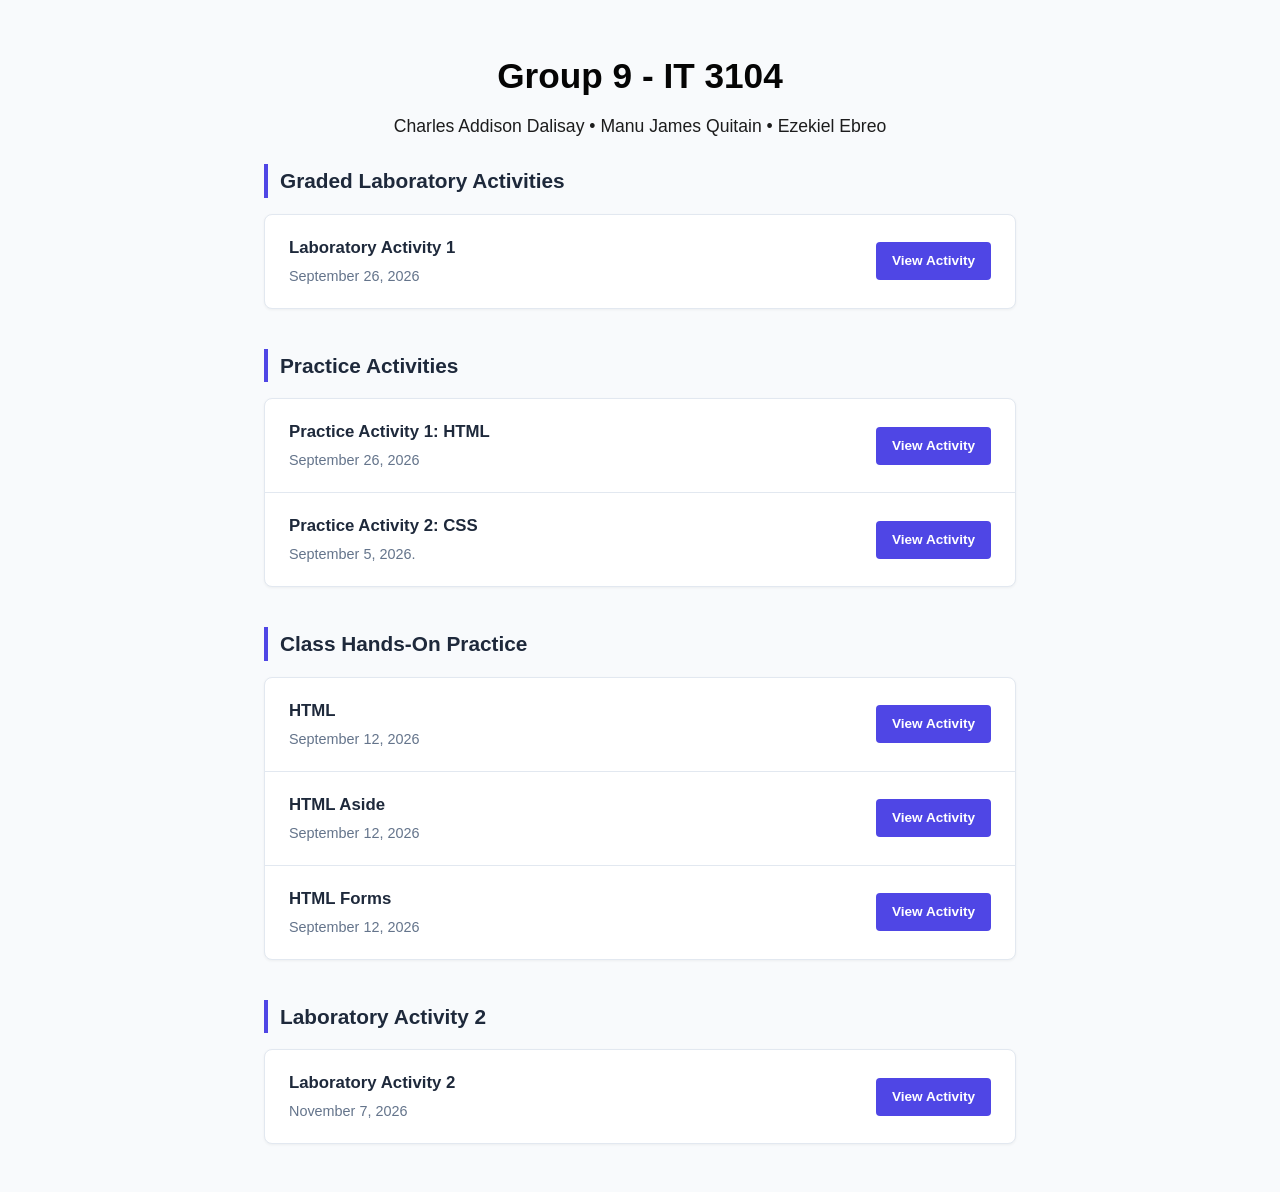
<file: index.html>
<!DOCTYPE html>
<html lang="en">
<head>
    <meta charset="UTF-8">
    <meta name="viewport" content="width=device-width, initial-scale=1.0">
    <title>Class Activity Repository</title>
    <link rel="stylesheet" href="style.css">
</head>
<body>

    <!-- Banner Header -->
    <header>
        <h1>Group 9 - IT 3104</h1>
        <p>Charles Addison Dalisay • Manu James Quitain • Ezekiel Ebreo</p>
    </header>

    <!-- Main Content Area -->
    <main>
        
        <!-- Section: Current Module -->
        <h2 class="section-title">Graded Laboratory Activities</h2>
        <ul class="activity-list">
            <li>
                <span class="activity-info">
                    <strong>Laboratory Activity 1</strong>
                    <p>September 26, 2026</p>
                </span>
                <a href="Graded Laboratory Exercises/practice 1.html" class="btn">View Activity</a>
            </li>
        </ul>
        
        <!-- Section: Current Module -->
        <h2 class="section-title">Practice Activities</h2>
        <ul class="activity-list">
            <li>
                <span class="activity-info">
                    <strong>Practice Activity 1: HTML</strong>
                    <p>September 26, 2026</p>
                </span>
                <a href="Practice Activities/PracAct1.html" class="btn">View Activity</a>
            </li>
            <li>
                <span class="activity-info">
                    <strong>Practice Activity 2: CSS</strong>
                    <p>September 5, 2026.</p>
                </span>
                <a href="Practice Activities/PracAct2.css" class="btn">View Activity</a>
            </li>
        </ul>

        <!-- Section: Current Module -->
        <h2 class="section-title">Class Hands-On Practice</h2>
        <ul class="activity-list">
            <li>
                <span class="activity-info">
                    <strong>HTML</strong>
                    <p>September 12, 2026</p>
                </span>
                <a href="Class Hands-On Practice/html.html" class="btn">View Activity</a>
            </li>
            <li>
                <span class="activity-info">
                    <strong>HTML Aside</strong>
                    <p>September 12, 2026</p>
                </span>
                <a href="Class Hands-On Practice/aside.html" class="btn">View Activity</a>
            </li>
            <li>
                <span class="activity-info">
                    <strong>HTML Forms</strong>
                    <p>September 12, 2026</p>
                </span>
                <a href="Class Hands-On Practice/forms.html" class="btn">View Activity</a>
            </li>
        </ul>

        <h2 class="section-title">Laboratory Activity 2</h2>
        <ul class="activity-list">
            <li>
                <span class="activity-info">
                    <strong>Laboratory Activity 2</strong>
                    <p>November 7, 2026</p>
                </span>
                <a href="DALISAY_LAB1_314/Lab2.html" class="btn">View Activity</a>
            </li>
        </ul>

    </main>

</body>
</html>
</file>
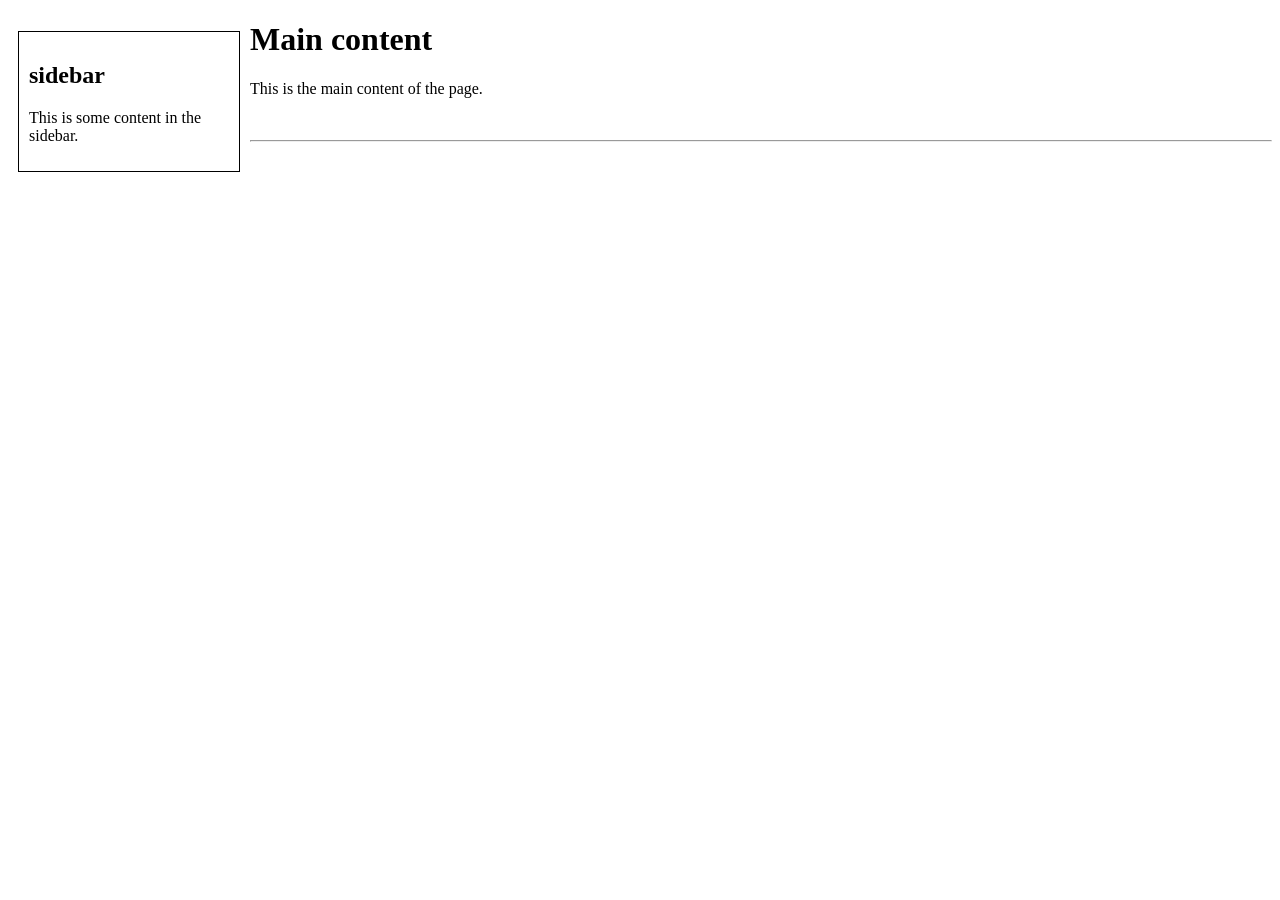
<file: Class Hands-On Practice/aside.html>
<!DOCTYPE html>
<html lang="en">
<head>
   <style>
    main {
        padding: 10px;
        margin: 10px;
    }

    aside {
        width: 200px;
        border: 1px solid black;
        padding: 10px;
        margin: 10px;
        float: left;
    }
    </style>
</head>
<body>
    <aside>
        <h2>sidebar</h2>
        <p>This is some content in the sidebar.</p>
    </aside>
    <h1>Main content</h1>
    <p>This is the main content of the page.</p>

    <br>
    <hr>
    <br>


</body>
</html>
</file>
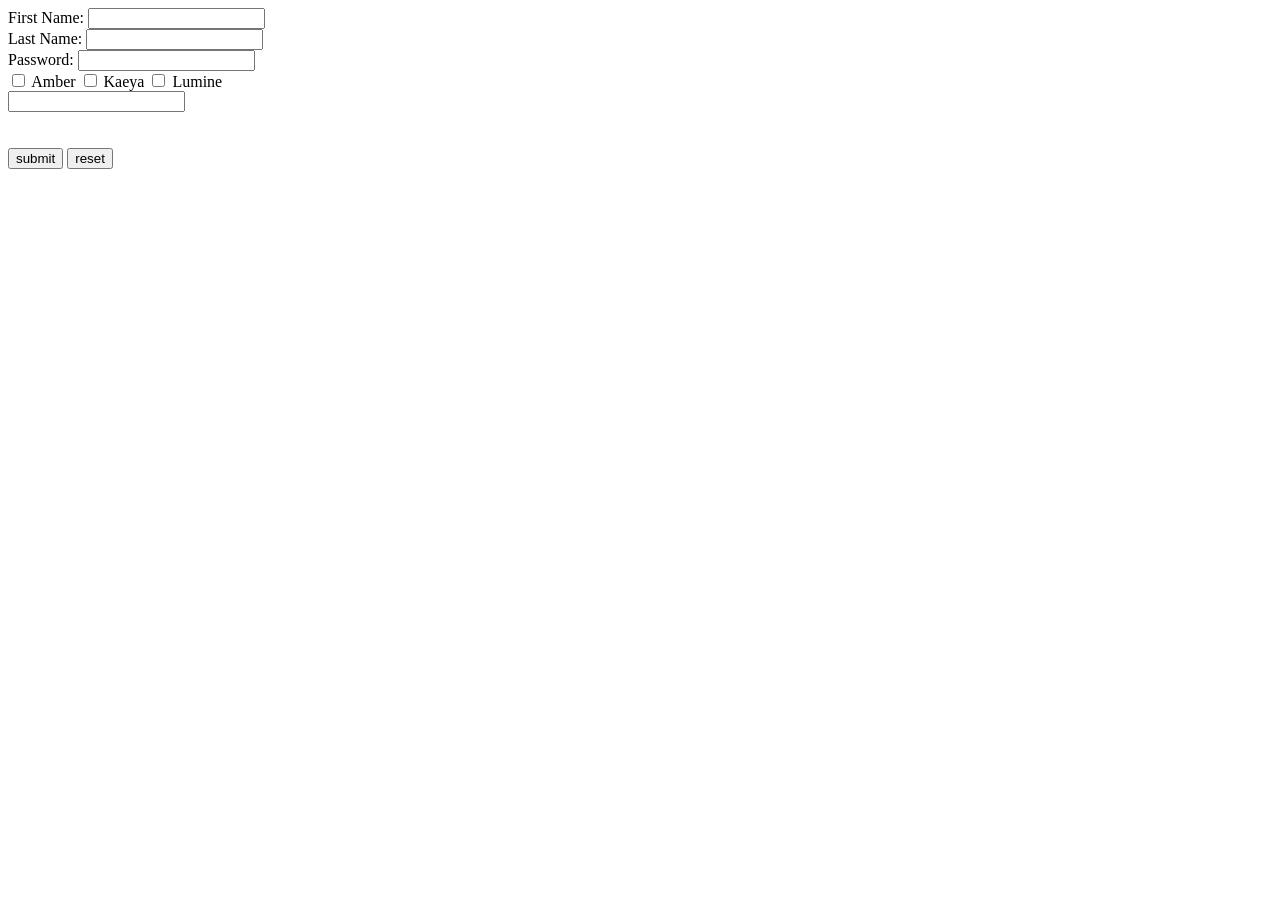
<file: Class Hands-On Practice/forms.html>
<!DOCTYPE html>
<html lang="en">
<head>


</head>
<body>
    <form>
        <label for="firstname">First Name:</label>
        <input type="text" name="firstname" id="firstname">
    </form>
    <form>
        <label for="lastname">Last Name:</label>
        <input type="text" name="lastname" id="lastname">
    </form>
    <form>
        <label for="password">Password:</label>
        <input type="password" name="password" id="passowrd">
    </form>
       
<input type="checkbox" id="char1" name="char1"
value="Amber">
<label for="char1"> Amber</label>

<input type="checkbox" id="char2" name="char2"
value="Kaeya">
<label for="char2"> Kaeya</label>

<input type="checkbox" id="char3" name="char3"
value="Lumine">
<label for="char3"> Lumine</label>

<form>
<input type="tel" id="phone" pattern="[0-9] {4}-[0-9]{3}-[0-9]{4}">
</form>

<br><br>

<button type="submit"> submit</button>
<button type="reset"> reset</button>

</body>
</html>
</file>
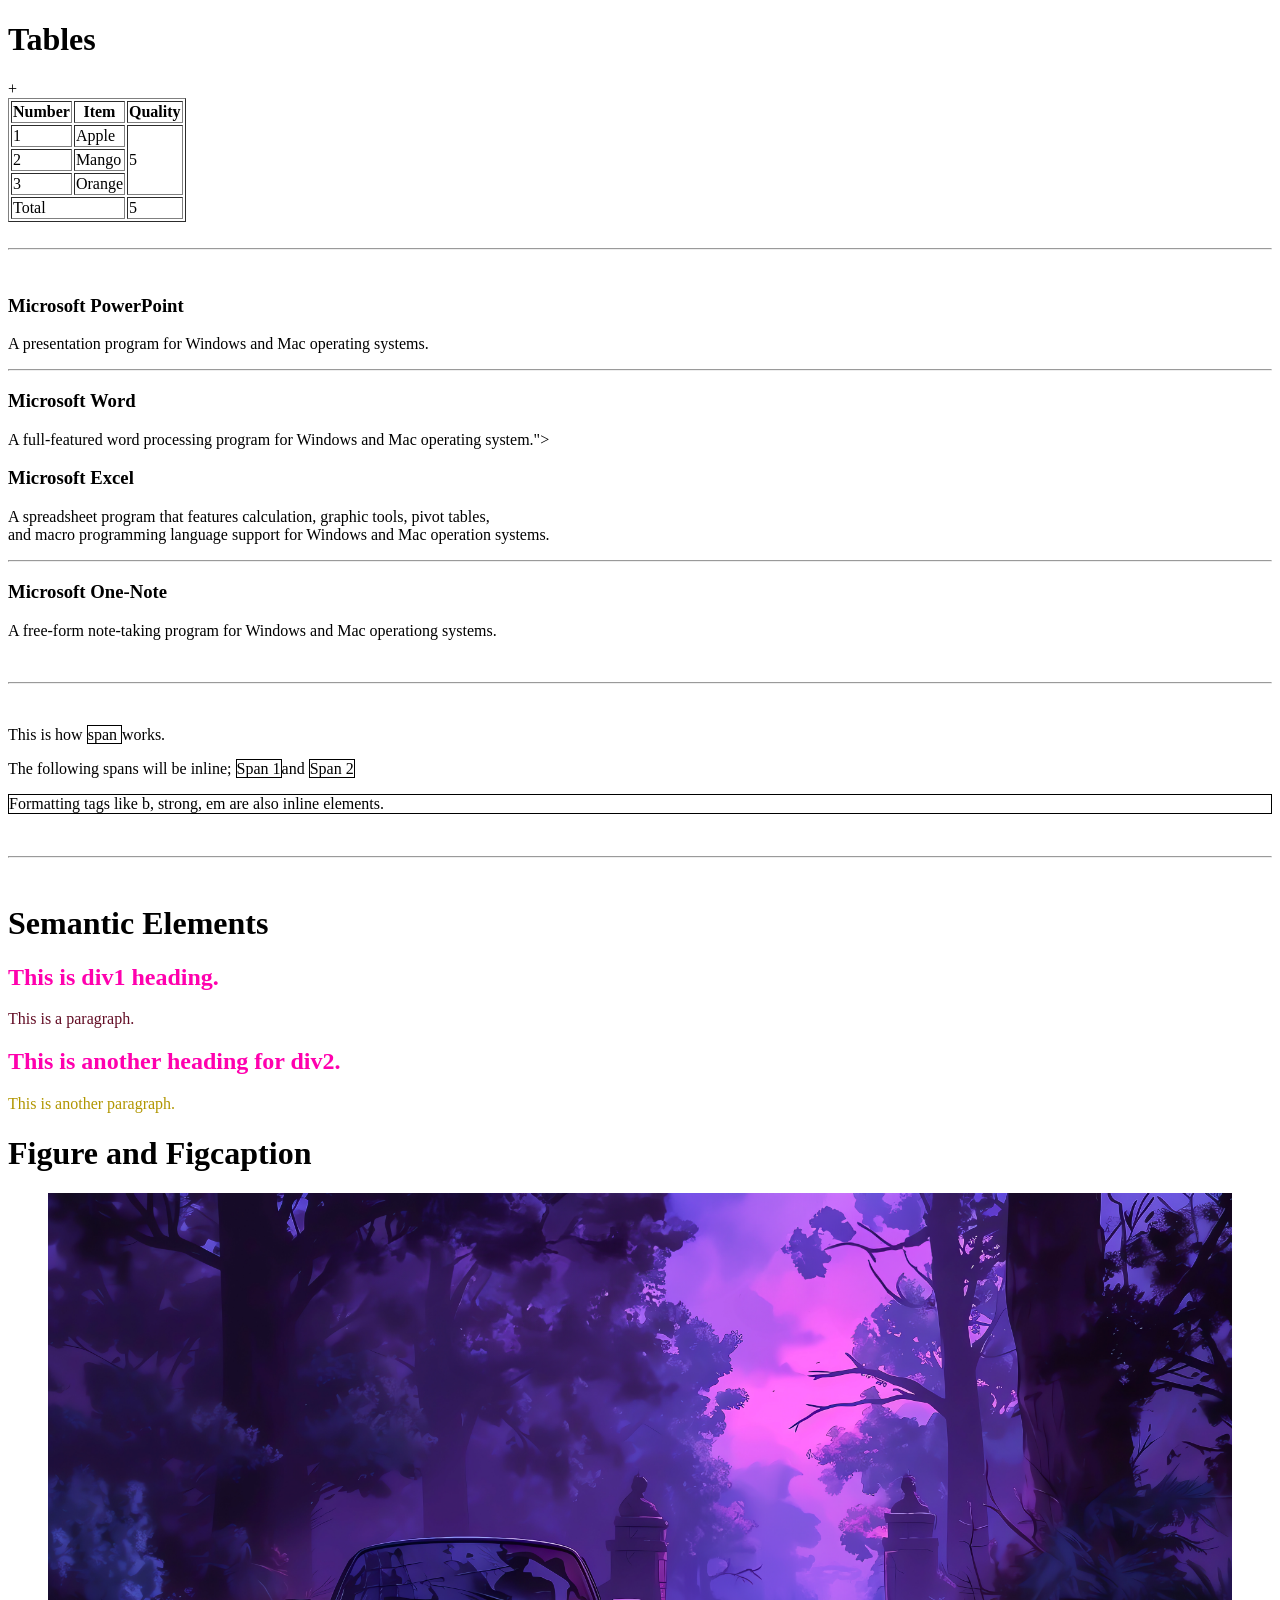
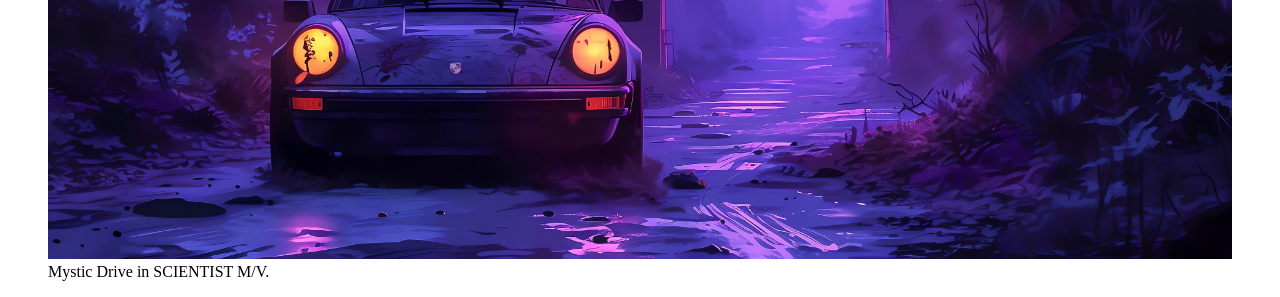
<file: Class Hands-On Practice/html.html>
<!DOCTYPE html>
<html lang="en">

<head>
    <style>
        h2 {
            color: rgb(255, 0 , 174)
        }
        .div1 {
            color:rgb(98,12,36)
        }
        .div2 {
            color: rgb(177,150,0)
        }
    
    </style>
        
        <title>
            Example 7 - Inline Elements
        </title>
 </head>
    
    <h1>Tables</h1>

    <table border = "1">
    <tr>
        <th>Number</th>
        <th>Item</th>
        <th>Quality</th>
    </tr>
    <tr>
        <td>1</td>+
        <td>Apple</td>
         <td rowspan="3">5</td>
    </tr>
    <tr>
        <td>2</td>
        <td>Mango</td>
    </tr>
    <tr>
        <td>3</td>
        <td>Orange</td>
    </tr>
    <tr>
        <td colspan = "2">Total</td>
        <td>5</td>
    </tr>
</table>

    <br>
    <hr>
    <br>

    <body>
        <h3>Microsoft PowerPoint</h3>
        <p>A presentation program for Windows and Mac
        operating systems.</p>
        <hr>
        <h3>Microsoft Word</h3>
        <p>A full-featured word processing program for
        Windows and Mac operating system."></p>
        <h3>Microsoft Excel</h3>
        <p>A spreadsheet program that features
        calculation, graphic tools, pivot tables, <br/>and
        macro programming language support for Windows and
        Mac operation systems.</p>
        <hr>
        <h3>Microsoft One-Note</h3>
        <p>A free-form note-taking program for Windows and
        Mac operationg systems.</p>
    </body>

     <br>
    <hr>
    <br>

    
        <p>This is how <span style="border: 1px solid
         black">span </span>works. </p>
        <p> The following spans will be inline; <span
        style="border: 1px solid black">Span 1</span>and
        <span style="border: 1px solid black">Span 2</span></p>
        <p style="border: 1px solid black">Formatting tags like b, strong, em are also
            inline elements.</p>


      <br>
    <hr>
    <br>

    <h1>Semantic Elements</h1>

        <div class="div1">
            <h2>This is div1 heading.</h2>
            <p>This is a paragraph.</p>
        </div>

        <div class="div2">
            <h2>This is another heading for div2.</h2>
            <p>This is another paragraph.</p>
        </div>
    
    

    <h1>Figure and Figcaption</h1>

    <Figure>
        <img src="Mystic Drive.png"
        alt="Trulli" style="width:100%">
        <figcaption>Mystic Drive in SCIENTIST M/V. 
        </figcaption>
    </Figure>

    
</body>
</file>
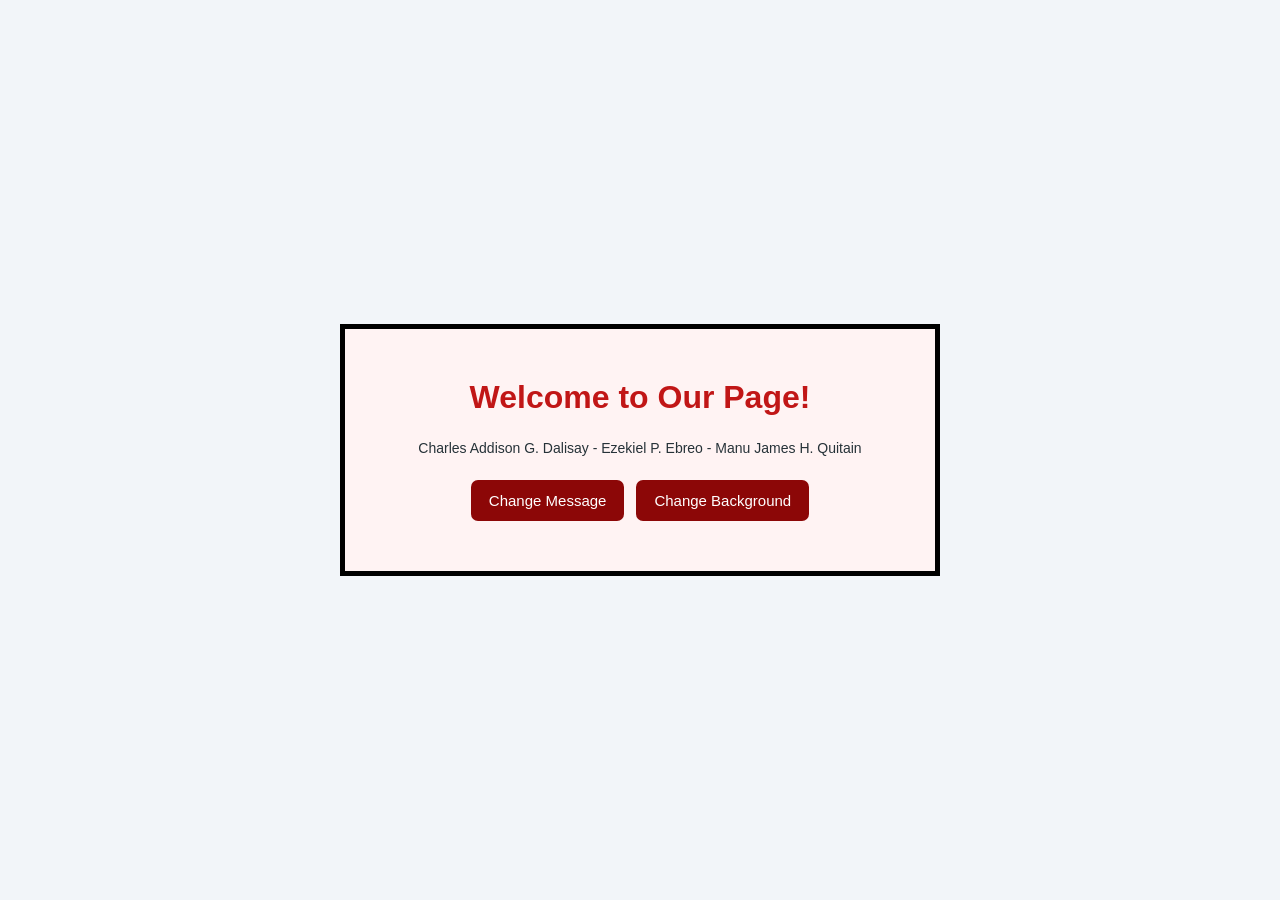
<file: DALISAY_LAB1_314/Lab2.html>
<!DOCTYPE html>
<html lang="en">
<head>
    <meta charset="UTF-8">
    <meta name="viewport" content="width=device-width, initial-scale=1.0">
    <title>My First Interactive Page</title>

    <link rel="stylesheet" href="labstyle.css">
</head>
<body>

    <main class="box">

        <h1>Welcome to Our Page!</h1>

        <p id="message">Charles Addison G. Dalisay - Ezekiel P. Ebreo - Manu James H. Quitain</p>

        <div class="buttons">
            <button id="changeMessageBtn" type="button">
                Change Message
            </button>

            <button id="changeBackgroundBtn" type="button">
                Change Background
            </button>
        </div>

    </main>

    <script src="script.js"></script>
</body>
</html>
</file>
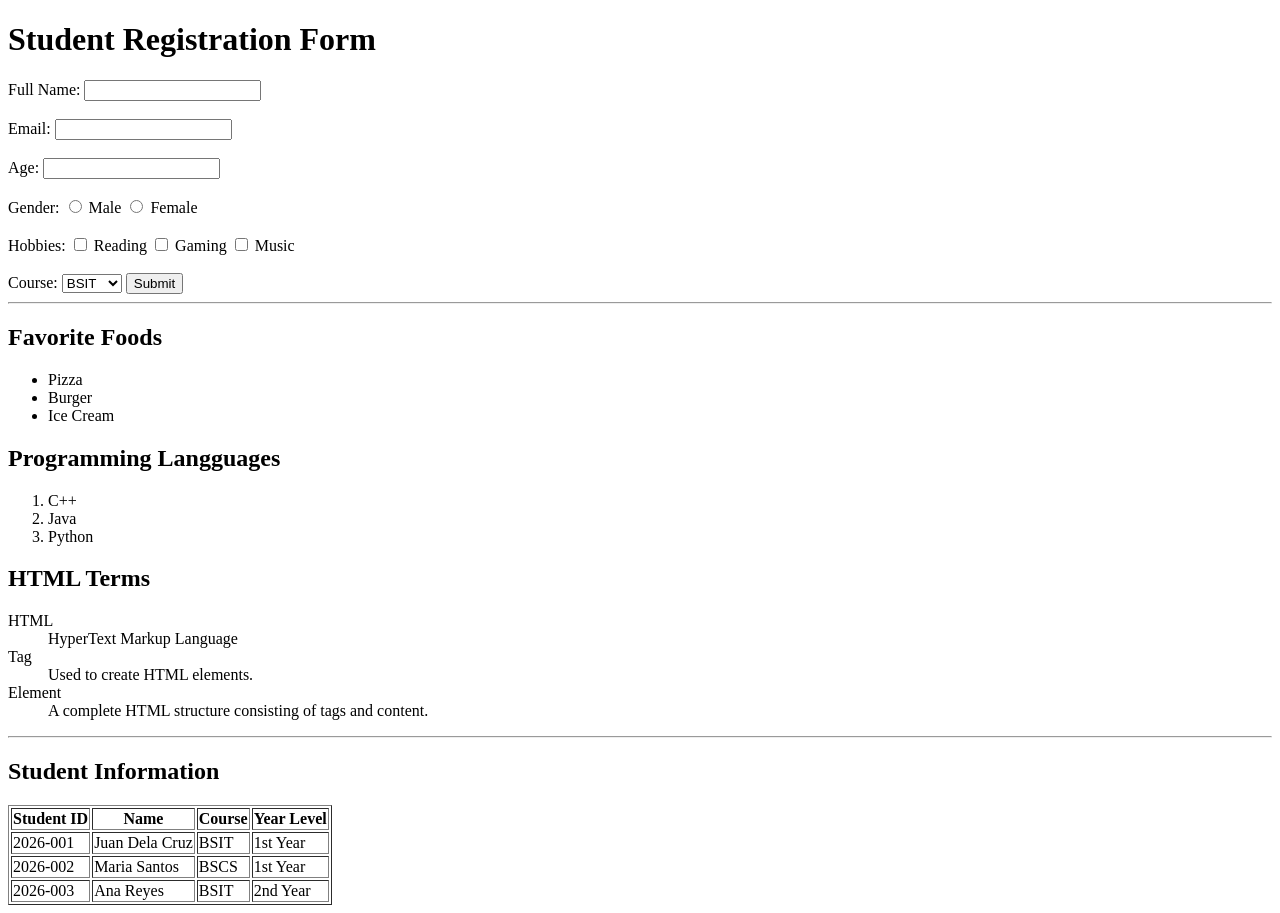
<file: Graded Laboratory Exercises/LabAct1.html>
<!DOCTYPE html>
<html lang="en">
<head>
    <meta charset="UTF-8">
    <meta name="viewport" content="width=device-width, initial-scale=1.0">
    <title>Document</title>
</head>
<body>
    <header>
        <h1>Student Registration Form</h1>
    </header>

    <form>
        <label for="Fullname">Full Name:</label>
        <input type="text" name="Fullname" id="Fullname">
    </form>

    <br>

    <form>
        <label for="email">Email:</label>
        <input type="email" name="email" id="email">
    </form>

    <br>

    <form>
        <label for="age">Age:</label>
        <input type="number" name="age" id="age">
    </form>
    
    <br>

    <form>
        <label for="gender">Gender:</label>
        <input type="radio" name="male" id="male">
        <label for="male">Male</label>
        <input type="radio" name="female" id="female">
        <label for="female">Female</label>
    </form>

    <br>

    <form>
        <label for="hobbies">Hobbies:</label>
        <input type="checkbox" name="reading" id="reading">
        <label for="reading">Reading</label>
        <input type="checkbox" name="gaming" id="gaming">
        <label for="gaming">Gaming</label>
        <input type="checkbox" name="music" id="music">
        <label for="music">Music</label>
    </form>

    <br>

    <form>
        <label for="course">Course:</label>
        <select id="course">
            <option>BSIT</option>
            <option>BSCS</option>
            <option>BSCE</option>
            <option>BSME</option>
        </select>

        <button type="submit">Submit</button>
    </form>

    <hr>


    <h2>Favorite Foods</h2>
    
    <ul>
        <li>Pizza</li>
        <li>Burger</li>
        <li>Ice Cream</li>
    </ul>

    <h2>Programming Langguages</h2>

    <ol>
        <li>C++</li>
        <li>Java</li>
        <li>Python</li>
    </ol>

    <h2>HTML Terms</h2>
    <dl>
        <dt>HTML</dt>
        <dd>HyperText Markup Language</dd>
        <dt>Tag</dt>
        <dd>Used to create HTML elements.</dd>
        <dt>Element</dt>
        <dd>A complete HTML structure consisting of tags and content.</dd>
    </dl>    

    <hr>

    <h2>Student Information</h2>

    <table border="1px">
        <tr>
            <th>Student ID</th>
            <th>Name</th>
            <th>Course</th>
            <th>Year Level</th>
        </tr>

        <tr>
            <td>2026-001</td>
            <td>Juan Dela Cruz</td>
            <td>BSIT</td>
            <td>1st Year</td>
        </tr>

        <tr>
            <td>2026-002</td>
            <td>Maria Santos</td>
            <td>BSCS</td>
            <td>1st Year</td>
        </tr>

        <tr>
            <td>2026-003</td>
            <td>Ana Reyes</td>
            <td>BSIT</td>
            <td>2nd Year</td>
        </tr>
    </table>
</body>
</html>
</file>
<file: style.css>
:root {
    --primary: #4f46e5;
    --primary-dark: #4338ca;
    --bg-color: #f8fafc;
    --card-bg: #ffffff;
    --text-main: #1e293b;
    --text-muted: #64748b;
    --border-color: #e2e8f0;
}

* {
    margin: 0;
    padding: 0;
    box-sizing: border-box;
    font-family: 'Segoe UI', Tahoma, Geneva, Verdana, sans-serif;
}

body {
    background-color: var(--bg-color);
    color: var(--text-main);
    line-height: 1.6;
}

/* Banner Header */
header {
    color: rgb(5, 5, 5);
    padding: 3rem 2rem;
    text-align: center;
}

header h1 {
    font-size: 2.2rem;
    margin-bottom: 0.5rem;
}

header p {
    font-size: 1.1rem;
    opacity: 0.9;
    max-width: 600px;
    margin: 0 auto;
}

/* Main Container */
main {
    max-width: 800px;
    margin: -1.5rem auto 3rem auto;
    padding: 0 1.5rem;
}

/* Section Styling */
.section-title {
    font-size: 1.3rem;
    margin-bottom: 1rem;
    color: var(--text-main);
    border-left: 4px solid var(--primary);
    padding-left: 0.75rem;
}

/* Simple List Styling */
.activity-list {
    list-style: none;
    background: var(--card-bg);
    border: 1px solid var(--border-color);
    border-radius: 8px;
    box-shadow: 0 1px 3px 0 rgba(0, 0, 0, 0.05);
    margin-bottom: 2.5rem;
    overflow: hidden;
}

.activity-list li {
    display: flex;
    justify-content: space-between;
    align-items: center;
    padding: 1.25rem 1.5rem;
    border-bottom: 1px solid var(--border-color);
    gap: 1rem;
}

.activity-list li:last-child {
    border-bottom: none;
}

.activity-info strong {
    display: block;
    font-size: 1.05rem;
    color: var(--text-main);
    margin-bottom: 0.2rem;
}

.activity-info p {
    color: var(--text-muted);
    font-size: 0.9rem;
}

/* Buttons */
.btn {
    display: inline-block;
    background-color: var(--primary);
    color: white;
    padding: 0.5rem 1rem;
    border-radius: 4px;
    text-decoration: none;
    font-size: 0.85rem;
    font-weight: 600;
    white-space: nowrap;
    transition: background-color 0.2s;
}

.btn:hover {
    background-color: var(--primary-dark);
}

.btn.secondary {
    background-color: #e2e8f0;
    color: var(--text-main);
}

.btn.secondary:hover {
    background-color: #cbd5e1;
}

/* Footer */
footer {
    text-align: center;
    padding: 2rem;
    color: var(--text-muted);
    font-size: 0.85rem;
    border-top: 1px solid var(--border-color);
    background: white;
}
</file>
<file: DALISAY_LAB1_314/labstyle.css>
* {
    box-sizing: border-box;
}

body {
    margin: 0;
    min-height: 100vh;
    display: flex;
    justify-content: center;
    align-items: center;
    font-family: Arial, sans-serif;
    background-color: #f2f5f9;
    color: #263238;
}

.box {
    width: 90%;
    max-width: 600px;
    padding: 50px 40px;
    text-align: center;
    background-color: rgb(255, 243, 243);
    border: 5px solid black;
}

h1 {
    margin-top: 0;
    color: #c11616;
}

p {
    margin: 24px 0;
    font-size: 14px;
}

.buttons {
    display: flex;
    justify-content: center;
    flex-wrap: wrap;
    gap: 12px;
}

button {
    padding: 12px 18px;
    border: none;
    border-radius: 7px;
    background-color: #8c0707;
    color: white;
    font-size: 15px;
    cursor: pointer;
}


button:focus-visible {
    outline: 3px solid #f2b84b;
    outline-offset: 3px;
}

@media (max-width: 480px) {
    .container {
        padding: 30px 18px;
    }

    .buttons {
        flex-direction: column;
    }

    button {
        width: 100%;
    }
}
</file>
